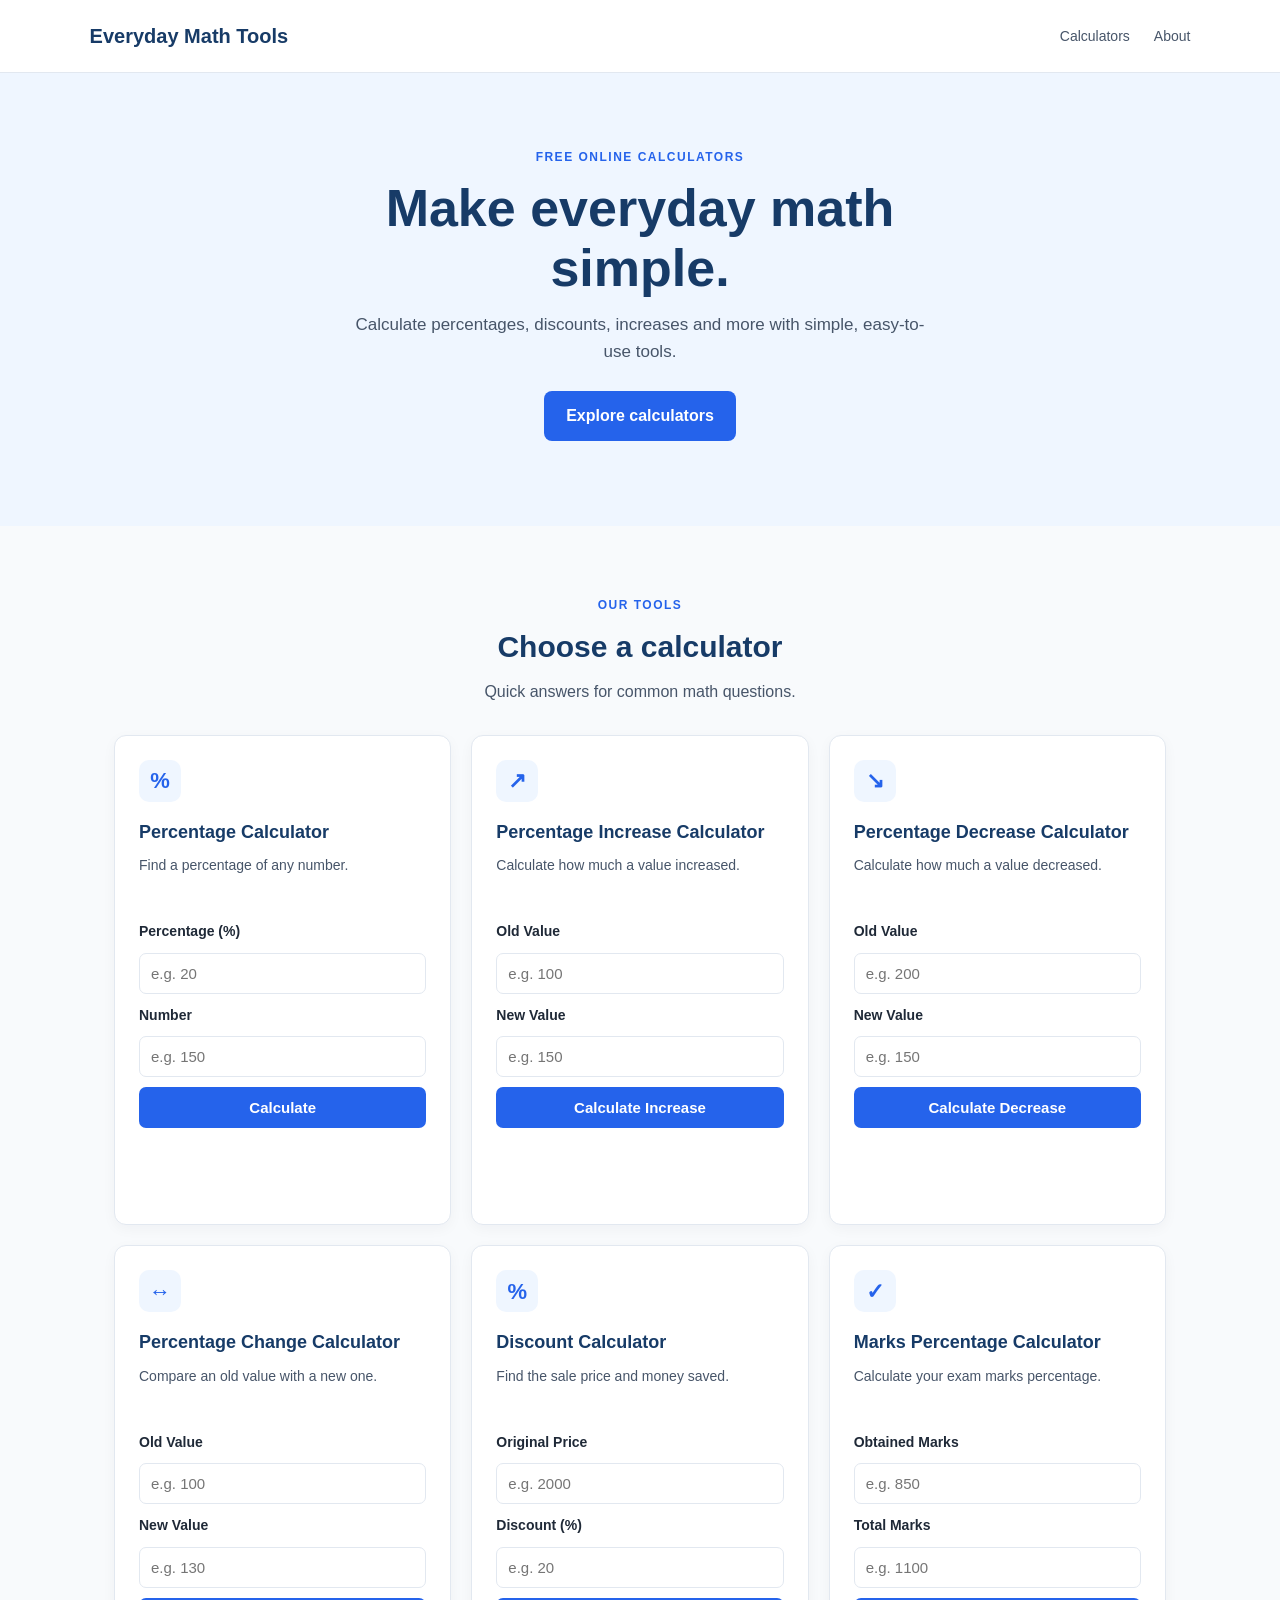
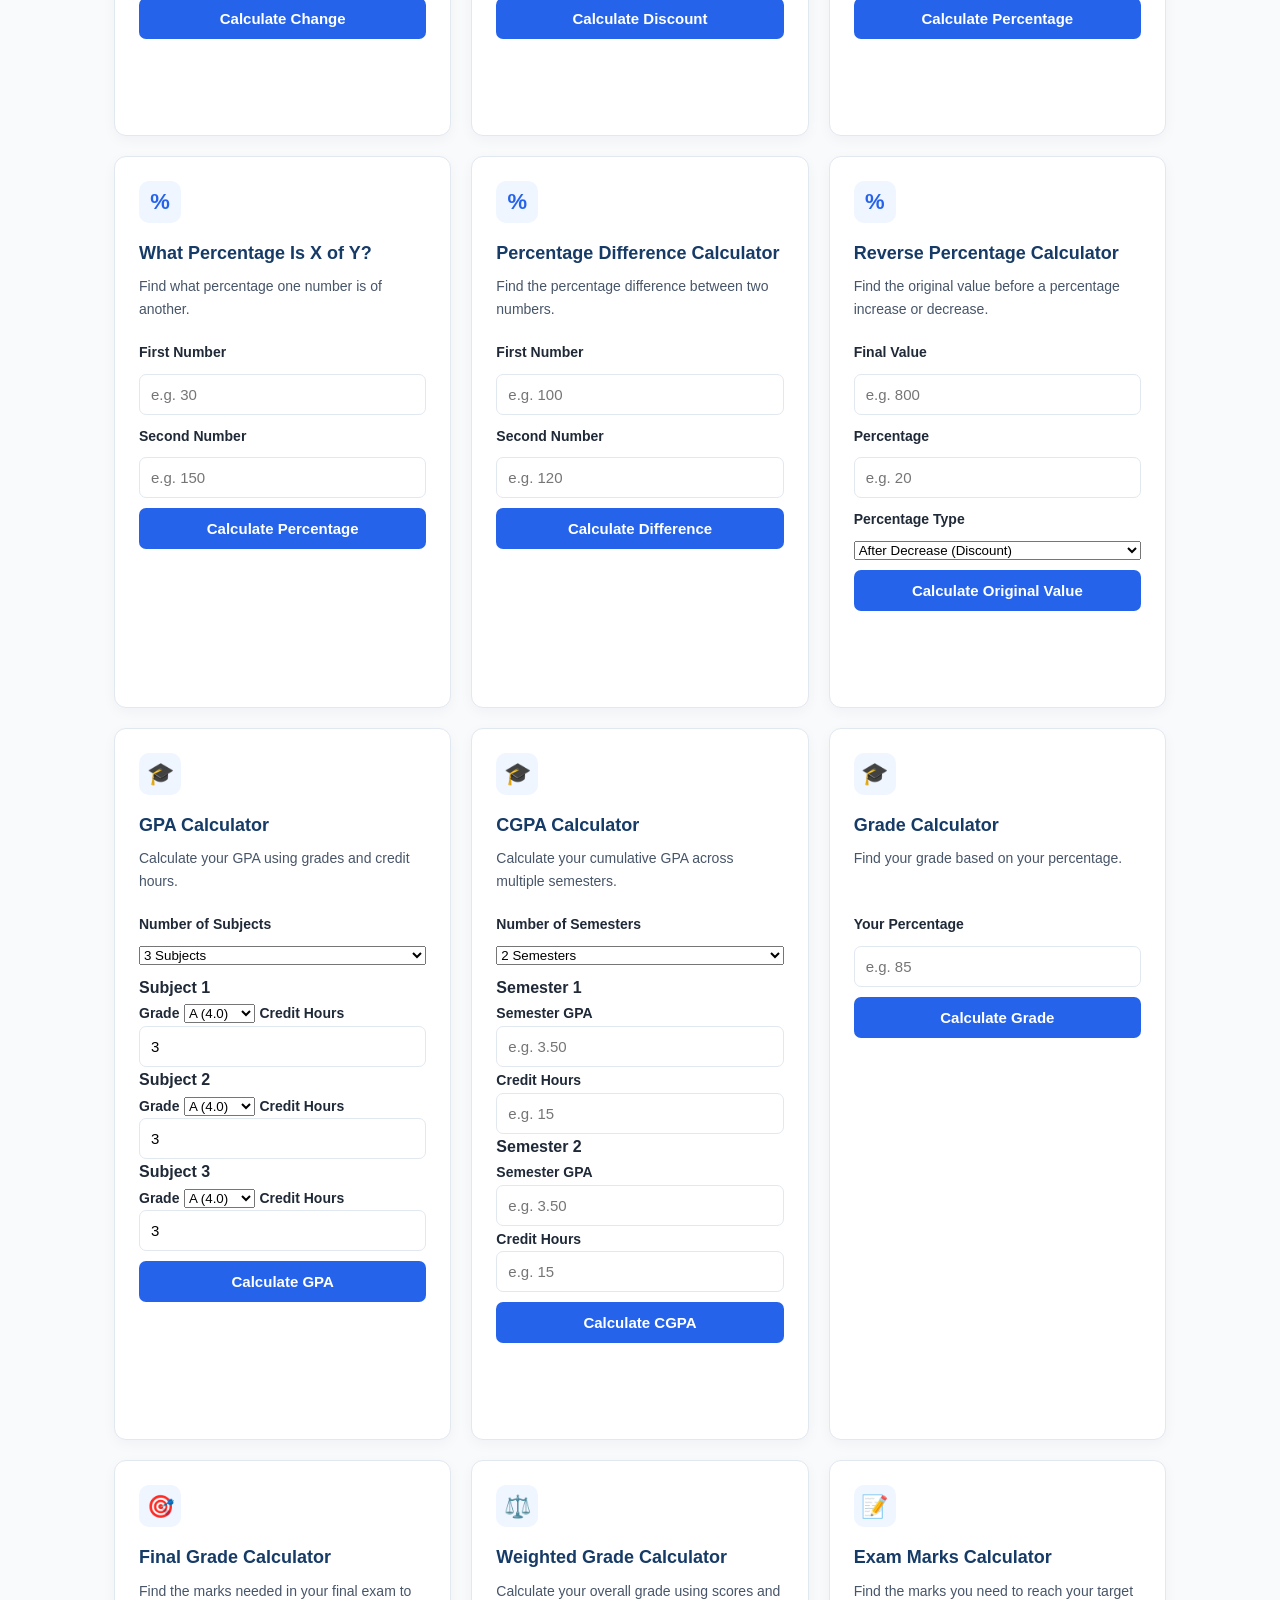
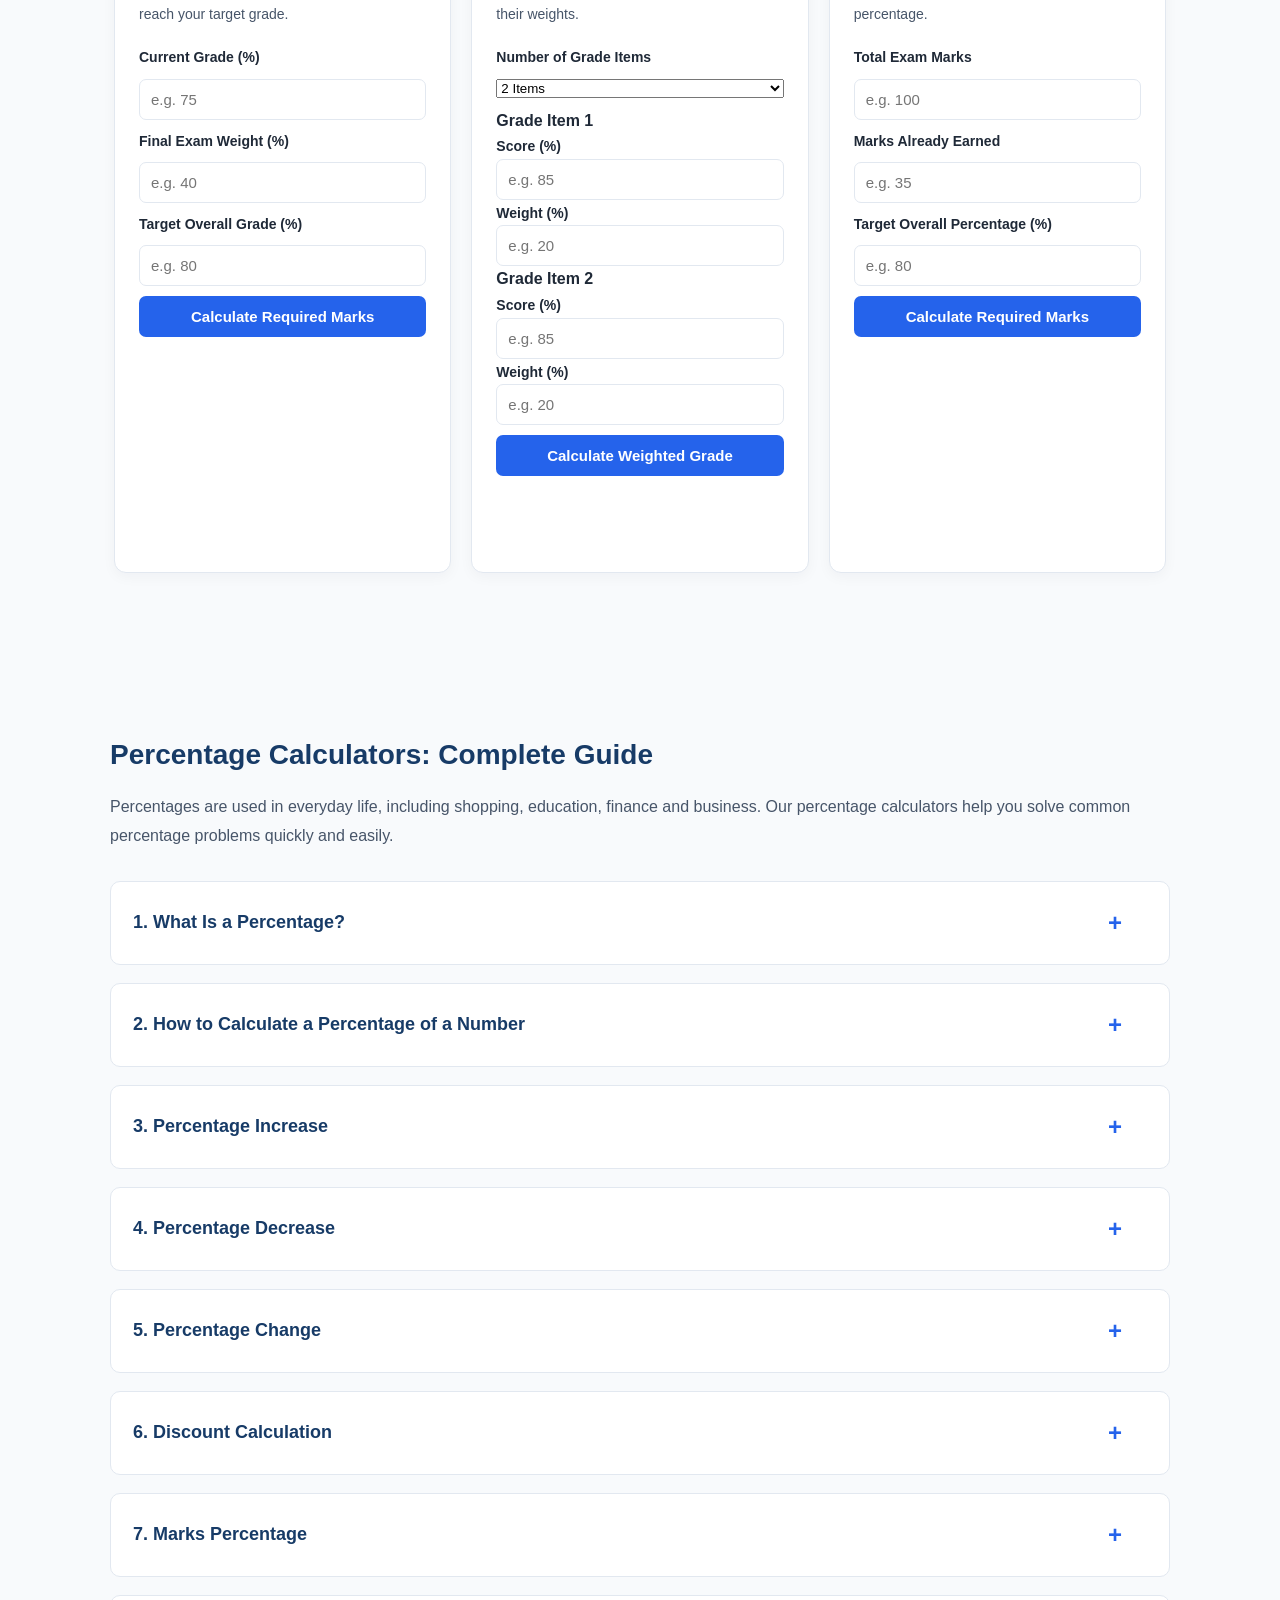
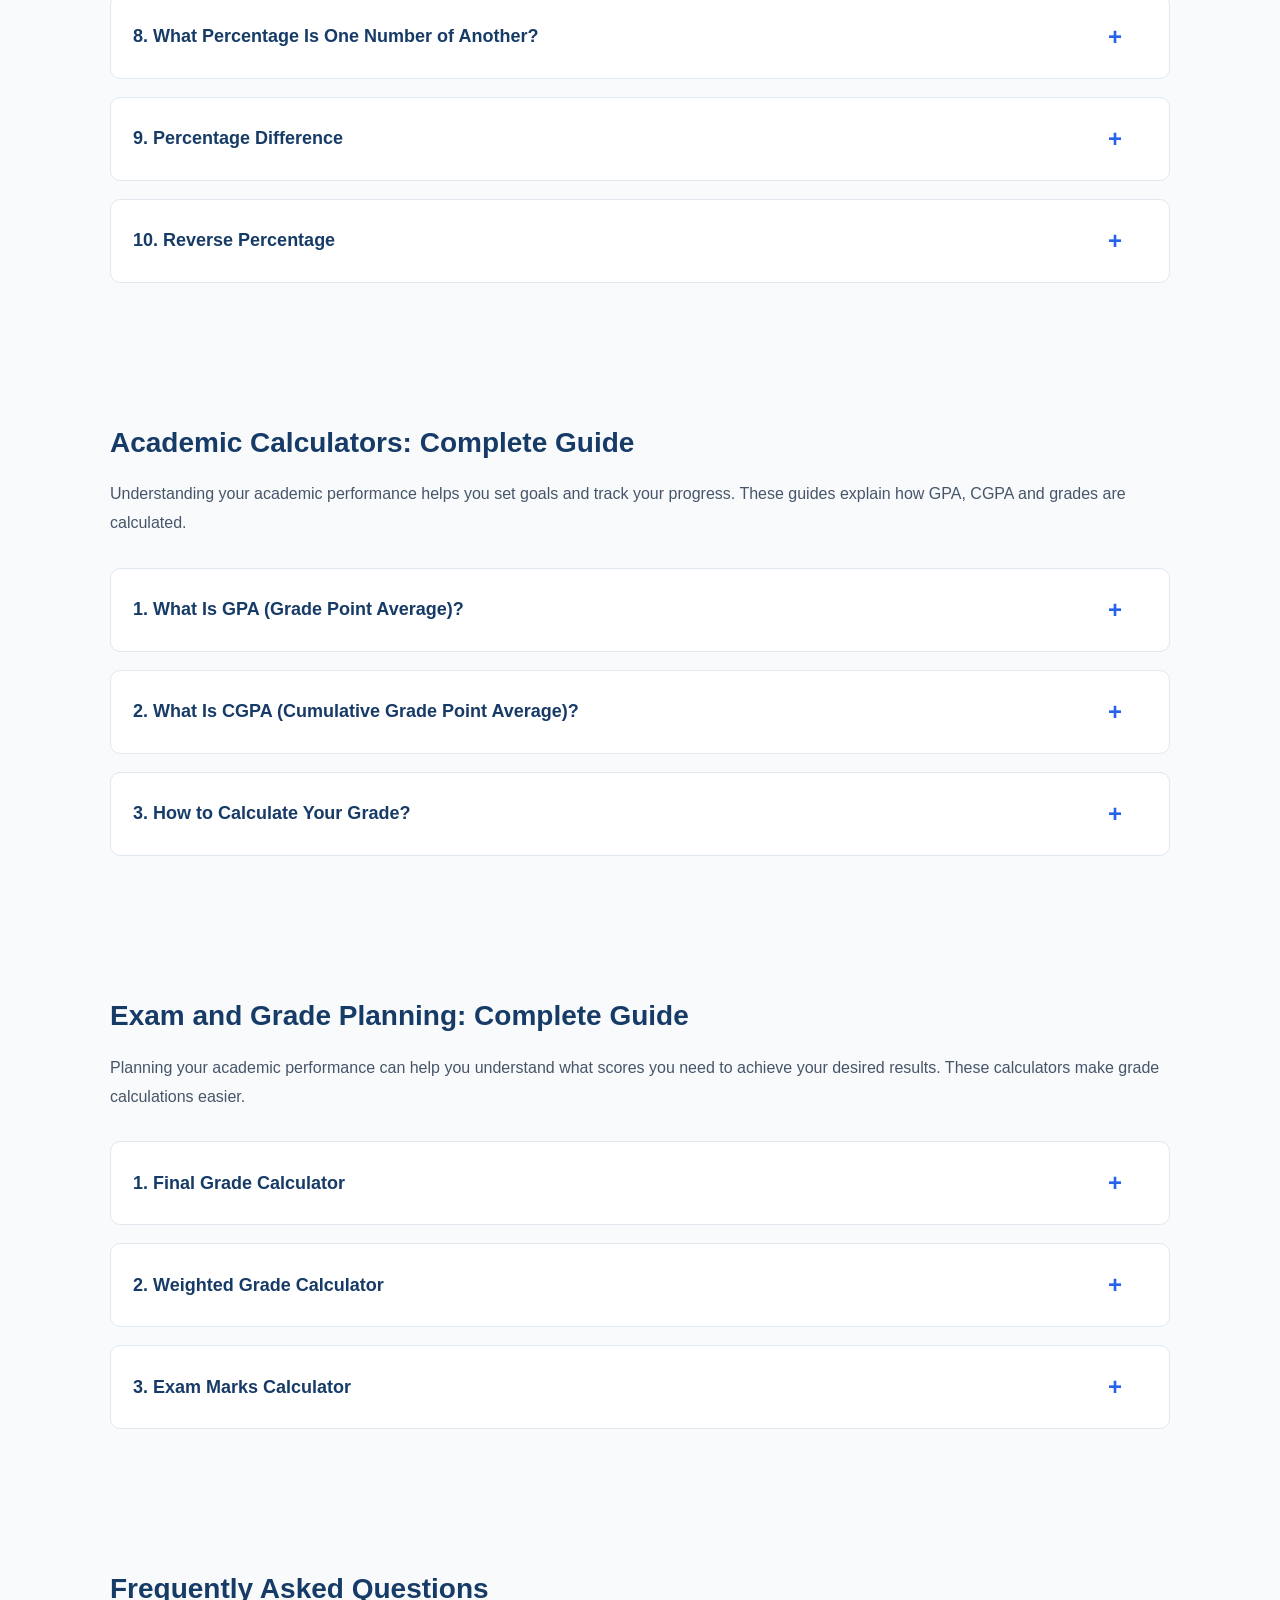
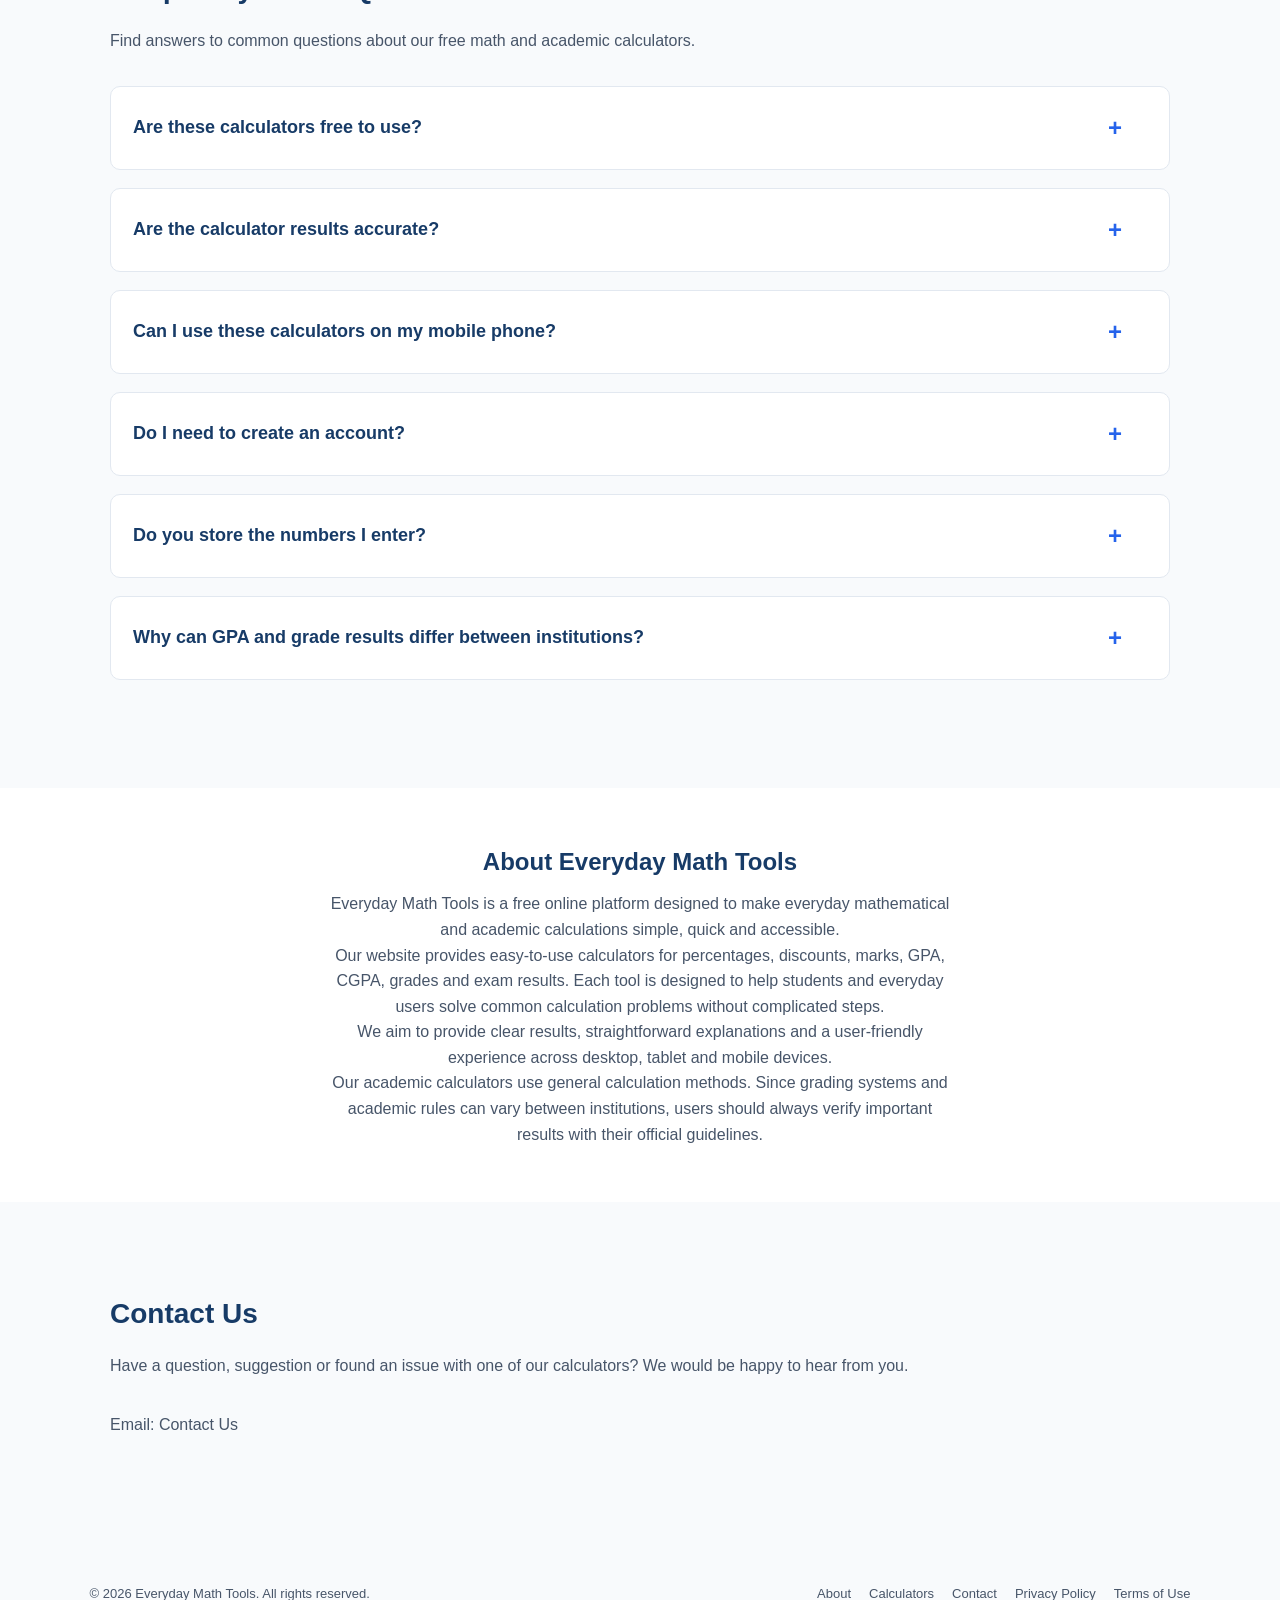
<file: index.html>
<!DOCTYPE html>
<html lang="en">

<head>
    <meta charset="UTF-8">
    <meta name="viewport" content="width=device-width, initial-scale=1.0">
    <meta name="google-site-verification" content="NKJLqQdNtbWG12nRwLsBjAbjgLzWIDma7fjIcbp84zc" />
    <title>Free Online Math Calculators | Everyday Math Tools</title>

    <meta name="description" content="Use free online percentage, GPA, CGPA, grade, discount and exam calculators. Get quick results with simple explanations.">

    <meta name="robots" content="index, follow">

    <meta name="author" content="Everyday Math Tools">

    <link rel="canonical" href="https://everydaymathtools.github.io/everyday-math-tools/">

    <link rel="stylesheet" href="style.css">
</head>

<body>
    <header class="site-header">
        <a class="logo" href="index.html">Everyday Math Tools</a>
        <nav aria-label="Main navigation">
            <a href="#calculators">Calculators</a>
            <a href="#about">About</a>
        </nav>
    </header>

    <main>
        <section class="hero">
            <p class="eyebrow">FREE ONLINE CALCULATORS</p>
            <h1>Make everyday math simple.</h1>
            <p class="hero-text">
                Calculate percentages, discounts, increases and more with
                simple, easy-to-use tools.
            </p>
            <a class="primary-button" href="#calculators">Explore calculators</a>
        </section>

        <section class="calculator-section" id="calculators">
            <div class="section-heading">
                <p class="eyebrow">OUR TOOLS</p>
                <h2>Choose a calculator</h2>
                <p>Quick answers for common math questions.</p>
            </div>

            <div class="calculator-grid">
                <article class="calculator-card">
                    <div class="card-icon">%</div>
                    <h3>Percentage Calculator</h3>
                    <p>Find a percentage of any number.</p>

                        <form id="percentage-form" class="calculator-form">
                                <label for="percent-input">Percentage (%)</label>
                                <input
                                    id="percent-input"
                                    type="number"
                                    step="any"
                                    placeholder="e.g. 20"
                                    required
                                >

                                <label for="number-input">Number</label>
                                <input
                                    id="number-input"
                                    type="number"
                                    step="any"
                                    placeholder="e.g. 150"
                                    required
                                >

                                <button type="submit">Calculate</button>
                                <p id="percentage-result" class="calculator-result" aria-live="polite"></p>
                        </form>
                </article>

                <article class="calculator-card">
                    <div class="card-icon">↗</div>
                    <h3>Percentage Increase Calculator</h3>
                    <p>Calculate how much a value increased.</p>

                    <form id="increase-form" class="calculator-form">
                        <label for="old-value">Old Value</label>
                            <input
                                id="old-value"
                                type="number"
                                step="any"
                                placeholder="e.g. 100"
                                required
                            >

                        <label for="new-value">New Value</label>
                            <input
                                id="new-value"
                                type="number"
                                step="any"
                                placeholder="e.g. 150"
                                required
                            >

                        <button type="submit">Calculate Increase</button>
                        <p id="increase-result" class="calculator-result" aria-live="polite"></p>
                    </form>
                </article>

                <article class="calculator-card">
                    <div class="card-icon">↘</div>
                    <h3>Percentage Decrease Calculator</h3>
                    <p>Calculate how much a value decreased.</p>

                    <form id="decrease-form" class="calculator-form">
                    <label for="decrease-old-value">Old Value</label>
                        <input
                            id="decrease-old-value"
                            type="number"
                            step="any"
                            placeholder="e.g. 200"
                            required
                        >

                    <label for="decrease-new-value">New Value</label>
                        <input
                            id="decrease-new-value"
                            type="number"
                            step="any"
                            placeholder="e.g. 150"
                            required
                        >

                        <button type="submit">Calculate Decrease</button>
                        <p id="decrease-result" class="calculator-result" aria-live="polite"></p>
                    </form>
                </article>

                <article class="calculator-card">
                    <div class="card-icon">↔</div>
                    <h3>Percentage Change Calculator</h3>
                    <p>Compare an old value with a new one.</p>

                    <form id="change-form" class="calculator-form">
                        <label for="change-old-value">Old Value</label>
                            <input
                                id="change-old-value"
                                type="number"
                                step="any"
                                placeholder="e.g. 100"
                                required
                            >

                        <label for="change-new-value">New Value</label>
                            <input
                                id="change-new-value"
                                type="number"
                                step="any"
                                placeholder="e.g. 130"
                                required
                            >

                    <button type="submit">Calculate Change</button>
                    <p id="change-result" class="calculator-result" aria-live="polite"></p>
                    </form>
                </article>

                <article class="calculator-card">
                    <div class="card-icon">%</div>
                    <h3>Discount Calculator</h3>
                    <p>Find the sale price and money saved.</p>

                    <form id="discount-form" class="calculator-form">
                        <label for="original-price">Original Price</label>
                            <input
                                id="original-price"
                                type="number"
                                min="0"
                                step="any"
                                placeholder="e.g. 2000"
                                required
                            >

                        <label for="discount-percent">Discount (%)</label>
                            <input
                                id="discount-percent"
                                type="number"
                                min="0"
                                max="100"
                                step="any"
                                placeholder="e.g. 20"
                                required
                                >

                    <button type="submit">Calculate Discount</button>
                    <p id="discount-result" class="calculator-result" aria-live="polite"></p>
                    </form>
                </article>

                <article class="calculator-card">
                    <div class="card-icon">✓</div>
                    <h3>Marks Percentage Calculator</h3>
                    <p>Calculate your exam marks percentage.</p>

                    <form id="marks-form" class="calculator-form">
                        <label for="obtained-marks">Obtained Marks</label>
                        <input
                            id="obtained-marks"
                            type="number"
                            min="0"
                            step="any"
                            placeholder="e.g. 850"
                            required
                        >

                        <label for="total-marks">Total Marks</label>
                        <input
                            id="total-marks"
                            type="number"
                            min="0"
                            step="any"
                            placeholder="e.g. 1100"
                            required
                        >

                    <button type="submit">Calculate Percentage</button>

                    <p id="marks-result" class="calculator-result" aria-live="polite"></p>
                    </form>
                </article>

                <article class="calculator-card">
    <div class="card-icon">%</div>
    <h3>What Percentage Is X of Y?</h3>
    <p>Find what percentage one number is of another.</p>

    <form id="what-percent-form" class="calculator-form">
        <label for="first-number">First Number</label>
        <input
            id="first-number"
            type="number"
            step="any"
            placeholder="e.g. 30"
            required
        >

        <label for="second-number">Second Number</label>
        <input
            id="second-number"
            type="number"
            step="any"
            placeholder="e.g. 150"
            required
        >

        <button type="submit">Calculate Percentage</button>

        <p id="what-percent-result" class="calculator-result" aria-live="polite"></p>
    </form>
</article>

<article class="calculator-card">
    <div class="card-icon">%</div>
    <h3>Percentage Difference Calculator</h3>
    <p>Find the percentage difference between two numbers.</p>

    <form id="difference-form" class="calculator-form">
        <label for="difference-first">First Number</label>
        <input
            id="difference-first"
            type="number"
            step="any"
            placeholder="e.g. 100"
            required
        >

        <label for="difference-second">Second Number</label>
        <input
            id="difference-second"
            type="number"
            step="any"
            placeholder="e.g. 120"
            required
        >

        <button type="submit">Calculate Difference</button>

        <p id="difference-result" class="calculator-result" aria-live="polite"></p>
    </form>
</article>

<article class="calculator-card">
    <div class="card-icon">%</div>
    <h3>Reverse Percentage Calculator</h3>
    <p>Find the original value before a percentage increase or decrease.</p>

    <form id="reverse-form" class="calculator-form">
        <label for="final-value">Final Value</label>
        <input
            id="final-value"
            type="number"
            min="0"
            step="any"
            placeholder="e.g. 800"
            required
        >

        <label for="reverse-percent">Percentage</label>
        <input
            id="reverse-percent"
            type="number"
            min="0"
            max="100"
            step="any"
            placeholder="e.g. 20"
            required
        >

        <label for="reverse-type">Percentage Type</label>
        <select id="reverse-type">
            <option value="decrease">After Decrease (Discount)</option>
            <option value="increase">After Increase</option>
        </select>

        <button type="submit">Calculate Original Value</button>

        <p id="reverse-result" class="calculator-result" aria-live="polite"></p>
    </form>
</article>

<article class="calculator-card">
    <div class="card-icon">🎓</div>
    <h3>GPA Calculator</h3>
    <p>Calculate your GPA using grades and credit hours.</p>

    <form id="gpa-form" class="calculator-form">

        <label for="subject-count">Number of Subjects</label>
        <select id="subject-count">
            <option value="3" selected>3 Subjects</option>
            <option value="4">4 Subjects</option>
            <option value="5">5 Subjects</option>
            <option value="6">6 Subjects</option>
        </select>

        <div id="gpa-subjects"></div>

        <button type="submit">Calculate GPA</button>

        <p id="gpa-result" class="calculator-result" aria-live="polite"></p>

    </form>
</article>

<article class="calculator-card">
    <div class="card-icon">🎓</div>
    <h3>CGPA Calculator</h3>
    <p>Calculate your cumulative GPA across multiple semesters.</p>

    <form id="cgpa-form" class="calculator-form">

        <label for="semester-count">Number of Semesters</label>
        <select id="semester-count">
            <option value="2" selected>2 Semesters</option>
            <option value="3">3 Semesters</option>
            <option value="4">4 Semesters</option>
            <option value="5">5 Semesters</option>
            <option value="6">6 Semesters</option>
            <option value="8">8 Semesters</option>
        </select>

        <div id="cgpa-semesters"></div>

        <button type="submit">Calculate CGPA</button>

        <p id="cgpa-result" class="calculator-result" aria-live="polite"></p>

    </form>
</article>

<article class="calculator-card">
    <div class="card-icon">🎓</div>
    <h3>Grade Calculator</h3>
    <p>Find your grade based on your percentage.</p>

    <form id="grade-form" class="calculator-form">

        <label for="grade-percentage">Your Percentage</label>

        <input
            id="grade-percentage"
            type="number"
            min="0"
            max="100"
            step="any"
            placeholder="e.g. 85"
            required
        >

        <button type="submit">Calculate Grade</button>

        <p id="grade-result" class="calculator-result" aria-live="polite"></p>

    </form>
</article>

<article class="calculator-card">
    <div class="card-icon">🎯</div>
    <h3>Final Grade Calculator</h3>
    <p>Find the marks needed in your final exam to reach your target grade.</p>

    <form id="final-grade-form" class="calculator-form">

        <label for="current-grade">Current Grade (%)</label>
        <input
            id="current-grade"
            type="number"
            min="0"
            max="100"
            step="any"
            placeholder="e.g. 75"
            required
        >

        <label for="final-weight">Final Exam Weight (%)</label>
        <input
            id="final-weight"
            type="number"
            min="0.01"
            max="100"
            step="any"
            placeholder="e.g. 40"
            required
        >

        <label for="target-grade">Target Overall Grade (%)</label>
        <input
            id="target-grade"
            type="number"
            min="0"
            max="100"
            step="any"
            placeholder="e.g. 80"
            required
        >

        <button type="submit">Calculate Required Marks</button>

        <p id="final-grade-result" class="calculator-result" aria-live="polite"></p>

    </form>
</article>

<article class="calculator-card">
    <div class="card-icon">⚖️</div>
    <h3>Weighted Grade Calculator</h3>
    <p>Calculate your overall grade using scores and their weights.</p>

    <form id="weighted-grade-form" class="calculator-form">
        <label for="weighted-item-count">Number of Grade Items</label>
        <select id="weighted-item-count" required>
            <option value="2" selected>2 Items</option>
            <option value="3">3 Items</option>
            <option value="4">4 Items</option>
            <option value="5">5 Items</option>
            <option value="6">6 Items</option>
        </select>

        <div id="weighted-grade-items"></div>

        <button type="submit">Calculate Weighted Grade</button>
        <p id="weighted-grade-result" class="calculator-result" aria-live="polite"></p>
    </form>
</article>

<article class="calculator-card">
    <div class="card-icon">📝</div>
    <h3>Exam Marks Calculator</h3>
    <p>Find the marks you need to reach your target percentage.</p>

    <form id="exam-marks-form" class="calculator-form">
        <label for="exam-total-marks">Total Exam Marks</label>
        <input
            id="exam-total-marks"
            type="number"
            min="1"
            step="any"
            placeholder="e.g. 100"
            required
        >

        <label for="exam-current-marks">Marks Already Earned</label>
        <input
            id="exam-current-marks"
            type="number"
            min="0"
            step="any"
            placeholder="e.g. 35"
            required
        >

        <label for="exam-target-percent">Target Overall Percentage (%)</label>
        <input
            id="exam-target-percent"
            type="number"
            min="0"
            max="100"
            step="any"
            placeholder="e.g. 80"
            required
        >

        <button type="submit">Calculate Required Marks</button>
        <p id="exam-marks-result" class="calculator-result" aria-live="polite"></p>
    </form>
</article>

            </div>
        </section>

<section class="content-section" id="percentage-guide">
    <h2>Percentage Calculators: Complete Guide</h2>

    <p>
        Percentages are used in everyday life, including shopping,
        education, finance and business. Our percentage calculators
        help you solve common percentage problems quickly and easily.
    </p>

    <article class="content-item">
        <h3>1. What Is a Percentage?</h3>
        <p>
            A percentage represents a number as a part of 100.
            It is commonly used to compare values, calculate marks,
            find discounts and understand changes in quantities.
        </p>
        <h4>Formula</h4>
        <p>Percentage = (Part / Total) × 100</p>
        <h4>Example</h4>
        <p>
            If you score 80 marks out of 100, your percentage is 80%.
        </p>
    </article>

    <article class="content-item">
        <h3>2. How to Calculate a Percentage of a Number</h3>
        <p>
            To find a percentage of a number, divide the percentage
            by 100 and multiply it by the given number.
        </p>
        <h4>Formula</h4>
        <p>Result = (Percentage / 100) × Number</p>
        <h4>Example</h4>
        <p>20% of 150 = 30.</p>
    </article>

    <article class="content-item">
        <h3>3. Percentage Increase</h3>
        <p>
            Percentage increase shows how much a value has grown
            compared with its original value.
        </p>
        <h4>Formula</h4>
        <p>
            Percentage Increase = ((New Value - Old Value) / Old Value) × 100
        </p>
        <h4>Example</h4>
        <p>
            If a price increases from 100 to 150, the increase is 50%.
        </p>
    </article>

    <article class="content-item">
        <h3>4. Percentage Decrease</h3>
        <p>
            Percentage decrease measures how much a value has fallen
            compared with its original value.
        </p>
        <h4>Formula</h4>
        <p>
            Percentage Decrease = ((Old Value - New Value) / Old Value) × 100
        </p>
        <h4>Example</h4>
        <p>
            If a price decreases from 200 to 150, the decrease is 25%.
        </p>
    </article>

    <article class="content-item">
        <h3>5. Percentage Change</h3>
        <p>
            Percentage change tells you whether a value has increased
            or decreased compared with its previous value.
        </p>
        <h4>Formula</h4>
        <p>
            Percentage Change = ((New Value - Old Value) / Absolute Old Value) × 100
        </p>
        <h4>Example</h4>
        <p>
            If a value changes from 100 to 130, it has increased by 30%.
        </p>
    </article>

    <article class="content-item">
        <h3>6. Discount Calculation</h3>
        <p>
            A discount is a reduction in the original price of a product.
            You can calculate how much money you save and the final price.
        </p>
        <h4>Formula</h4>
        <p>Discount = (Original Price × Discount Rate) / 100</p>
        <p>Final Price = Original Price - Discount</p>
        <h4>Example</h4>
        <p>
            A 20% discount on a price of 2,000 saves 400.
            The final price is 1,600.
        </p>
    </article>

    <article class="content-item">
        <h3>7. Marks Percentage</h3>
        <p>
            Students use marks percentage to find their academic
            performance based on obtained marks and total marks.
        </p>
        <h4>Formula</h4>
        <p>Marks Percentage = (Obtained Marks / Total Marks) × 100</p>
        <h4>Example</h4>
        <p>
            If you obtain 450 marks out of 500, your percentage is 90%.
        </p>
    </article>

    <article class="content-item">
        <h3>8. What Percentage Is One Number of Another?</h3>
        <p>
            This calculation helps you find what percentage one number
            represents of another number.
        </p>
        <h4>Formula</h4>
        <p>Percentage = (First Number / Second Number) × 100</p>
        <h4>Example</h4>
        <p>30 is 20% of 150.</p>
    </article>

    <article class="content-item">
        <h3>9. Percentage Difference</h3>
        <p>
            Percentage difference compares two values using their
            average, without treating either value as the original.
        </p>
        <h4>Formula</h4>
        <p>
            Percentage Difference =
            (Absolute Difference / Average of Absolute Values) × 100
        </p>
        <h4>Example</h4>
        <p>
            The percentage difference between 100 and 120 is 18.18%.
        </p>
    </article>

    <article class="content-item">
        <h3>10. Reverse Percentage</h3>
        <p>
            Reverse percentage helps you find an original value when
            you know the final value after a percentage increase or decrease.
        </p>
        <h4>Formula</h4>
        <p>
            After Increase: Original Value = Final Value / (1 + Rate / 100)
        </p>
        <p>
            After Decrease: Original Value = Final Value / (1 - Rate / 100)
        </p>
        <h4>Example</h4>
        <p>
            If a price after a 20% discount is 800, its original price was 1,000.
        </p>
    </article>
</section>

<section class="content-section" id="academic-guide">
    <h2>Academic Calculators: Complete Guide</h2>

    <p>
        Understanding your academic performance helps you set goals
        and track your progress. These guides explain how GPA, CGPA
        and grades are calculated.
    </p>

    <article class="content-item">
        <h3>1. What Is GPA (Grade Point Average)?</h3>

        <p>
            GPA is a numerical representation of a student's academic
            performance during a semester. It is calculated using
            grade points and the credit hours of each subject.
        </p>

        <h4>GPA Formula</h4>
        <p>
            GPA = Total (Grade Points × Credit Hours) / Total Credit Hours
        </p>

        <h4>Example</h4>
        <p>
            Suppose you study two subjects with equal credit hours.
            Your grade points are 4.0 and 3.0. Your GPA is 3.50.
        </p>

        <h4>Important Note</h4>
        <p>
            Grade point scales can vary between universities.
            Our calculator currently uses a general 4.0 grading scale.
        </p>
    </article>

    <article class="content-item">
        <h3>2. What Is CGPA (Cumulative Grade Point Average)?</h3>

        <p>
            CGPA represents your overall academic performance across
            multiple semesters. It considers the GPA and credit hours
            of each semester.
        </p>

        <h4>CGPA Formula</h4>
        <p>
            CGPA = Total (Semester GPA × Semester Credit Hours) /
            Total Credit Hours
        </p>

        <h4>Example</h4>
        <p>
            If your first semester GPA is 3.50 with 15 credit hours
            and your second semester GPA is 4.00 with 15 credit hours,
            your CGPA is 3.75.
        </p>

        <h4>Important Note</h4>
        <p>
            For an accurate CGPA, enter the credit hours completed
            in each semester. University grading policies may differ.
        </p>
    </article>

    <article class="content-item">
        <h3>3. How to Calculate Your Grade?</h3>

        <p>
            A grade represents your academic performance based on
            the percentage of marks you achieve. Grading systems
            differ between schools, colleges and universities.
        </p>

        <h4>Percentage Formula</h4>
        <p>
            Percentage = (Obtained Marks / Total Marks) × 100
        </p>

        <h4>Example</h4>
        <p>
            If you obtain 85 marks out of 100, your percentage is 85%.
        </p>

        <h4>Important Note</h4>
        <p>
            Our Grade Calculator currently uses a general grading scale.
            Actual grade boundaries may vary by institution.
        </p>
    </article>
</section>

<section class="content-section" id="exam-guide">
    <h2>Exam and Grade Planning: Complete Guide</h2>

    <p>
        Planning your academic performance can help you understand
        what scores you need to achieve your desired results.
        These calculators make grade calculations easier.
    </p>

    <article class="content-item">
        <h3>1. Final Grade Calculator</h3>

        <p>
            A Final Grade Calculator helps you find the score required
            in your final exam to achieve a target overall grade.
            It uses your current coursework grade and the final exam weight.
        </p>

        <h4>Formula</h4>
        <p>
            Required Final Exam Score =
            [Target Grade - (Current Grade × (1 - Final Exam Weight / 100))]
            / (Final Exam Weight / 100)
        </p>

        <h4>Example</h4>
        <p>
            If your current grade is 75%, the final exam is worth 40%,
            and your target overall grade is 80%, you need 87.50%
            in the final exam.
        </p>

        <h4>Important Note</h4>
        <p>
            Enter your average percentage for completed coursework
            as your current grade. The final exam weight should represent
            its share of the total course grade.
        </p>
    </article>

    <article class="content-item">
        <h3>2. Weighted Grade Calculator</h3>

        <p>
            A Weighted Grade Calculator calculates your overall grade
            when assignments, quizzes, projects and exams have different
            percentage weights.
        </p>

        <h4>Formula</h4>
        <p>
            Weighted Grade =
            Sum of (Score × Weight) / Total Weight
        </p>

        <h4>Example</h4>
        <p>
            If your assignment score is 80% with a 20% weight,
            your quiz score is 90% with a 30% weight,
            and your exam score is 70% with a 50% weight,
            your weighted grade is 78%.
        </p>

        <h4>Important Note</h4>
        <p>
            For a complete course grade, the weights should add up to 100%.
            Make sure you enter each score and its corresponding weight correctly.
        </p>
    </article>

    <article class="content-item">
        <h3>3. Exam Marks Calculator</h3>

        <p>
            An Exam Marks Calculator helps you find how many additional
            marks you need to reach a target percentage based on your
            total marks and marks already earned.
        </p>

        <h4>Formula</h4>
        <p>
            Required Marks = (Target Percentage / 100 × Total Marks)
            - Marks Already Earned
        </p>

        <h4>Example</h4>
        <p>
            If the total marks are 100, you have already earned 35 marks,
            and your target is 80%, you need 45 more marks.
        </p>

        <h4>Important Note</h4>
        <p>
            Enter the total marks for the complete assessment and the
            marks you have already earned toward that total. Your target
            must be achievable with the remaining marks.
        </p>
    </article>
</section>


<section class="content-section" id="faqs">
    <h2>Frequently Asked Questions</h2>
    <p>Find answers to common questions about our free math and academic calculators.</p>

    <div class="content-item">
        <h3>Are these calculators free to use?</h3>
        <p>Yes. All calculators on Everyday Math Tools are free to use. No registration is required.</p>
    </div>

    <div class="content-item">
        <h3>Are the calculator results accurate?</h3>
        <p>Our calculators use standard mathematical formulas. However, always check your institution's rules for GPA, grades, and academic calculations.</p>
    </div>

    <div class="content-item">
        <h3>Can I use these calculators on my mobile phone?</h3>
        <p>Yes. The website is designed to work on computers, tablets, and mobile phones.</p>
    </div>

    <div class="content-item">
        <h3>Do I need to create an account?</h3>
        <p>No. You can use the calculators directly without creating an account.</p>
    </div>

    <div class="content-item">
        <h3>Do you store the numbers I enter?</h3>
        <p>The calculators process your inputs in your browser. Please read our Privacy Policy for details about website data and third-party services.</p>
    </div>

    <div class="content-item">
        <h3>Why can GPA and grade results differ between institutions?</h3>
        <p>Different schools and universities may use different grading scales, credit-hour rules, and grade boundaries. Our academic calculators use general assumptions, so check your institution's official criteria.</p>
    </div>
</section>


<section class="about-section" id="about">
    <h2>About Everyday Math Tools</h2>

    <p>
        Everyday Math Tools is a free online platform designed
        to make everyday mathematical and academic calculations
        simple, quick and accessible.
    </p>

    <p>
        Our website provides easy-to-use calculators for
        percentages, discounts, marks, GPA, CGPA, grades and
        exam results. Each tool is designed to help students
        and everyday users solve common calculation problems
        without complicated steps.
    </p>

    <p>
        We aim to provide clear results, straightforward
        explanations and a user-friendly experience across
        desktop, tablet and mobile devices.
    </p>

    <p>
        Our academic calculators use general calculation
        methods. Since grading systems and academic rules
        can vary between institutions, users should always
        verify important results with their official guidelines.
    </p>
</section>


<section class="content-section" id="contact">
    <h2>Contact Us</h2>
    <p>
        Have a question, suggestion or found an issue with one
        of our calculators? We would be happy to hear from you.
    </p>
    <p>
        Email: <a href="mailto:faiqalikhan87@gmail.com">Contact Us</a>
    </p>
</section>


    </main>

    
<footer class="site-footer">
    <p>&copy; 2026 Everyday Math Tools. All rights reserved.</p>
    <div class="footer-links">
        <a href="#about">About</a>
        <a href="#calculators">Calculators</a>
        <a href="#contact">Contact</a>
        <a href="privacy.html">Privacy Policy</a>
        <a href="terms.html">Terms of Use</a>
    </div>
</footer>


    <script src="script.js"></script>
</body>
</html>
</file>
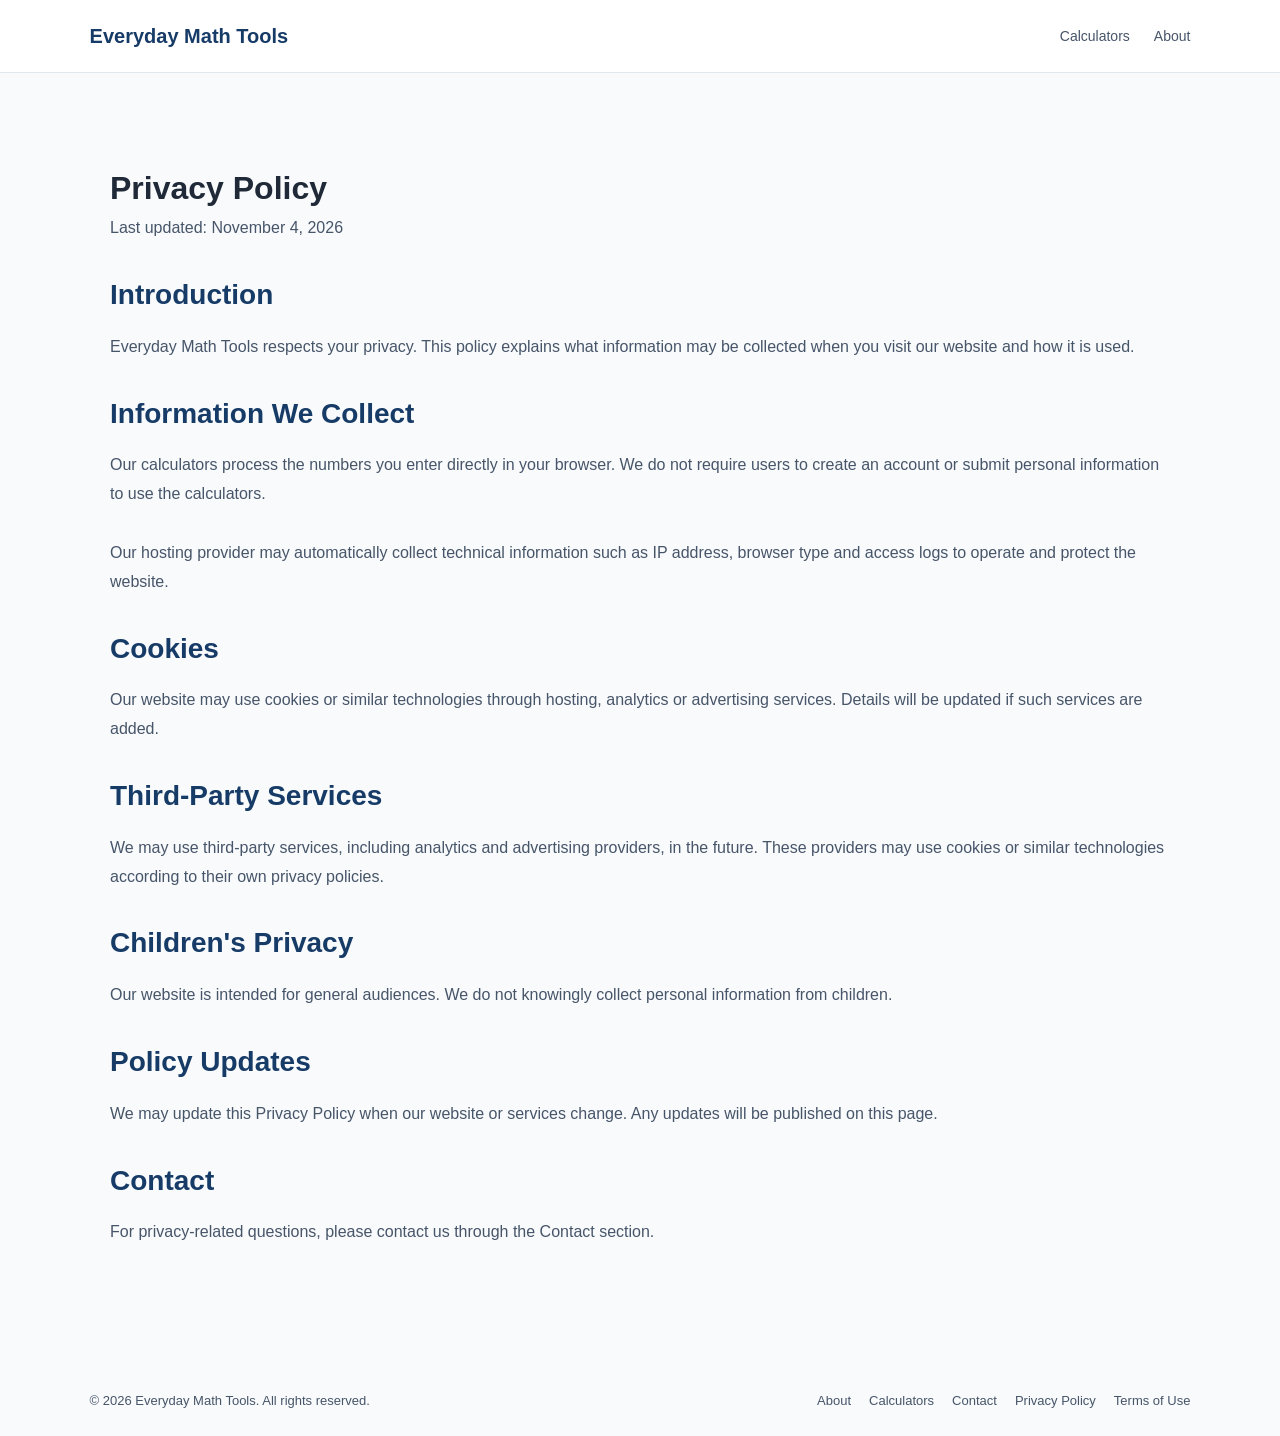
<file: privacy.html>
<!DOCTYPE html>
<html lang="en">
<head>
    <meta charset="UTF-8">
    <meta name="viewport" content="width=device-width, initial-scale=1.0">
    <title>Privacy Policy | Everyday Math Tools</title>
    <meta name="description" content="Read the Privacy Policy of Everyday Math Tools.">
    <link rel="stylesheet" href="style.css">
</head>
<body>

<header class="site-header">
    <a class="logo" href="index.html">Everyday Math Tools</a>
    <nav aria-label="Main navigation">
        <a href="index.html#calculators">Calculators</a>
        <a href="index.html#about">About</a>
    </nav>
</header>

    <main class="content-section">
        <h1>Privacy Policy</h1>
        <p>Last updated: November 4, 2026</p>

        <h2>Introduction</h2>
        <p>Everyday Math Tools respects your privacy. This policy explains what information may be collected when you visit our website and how it is used.</p>

        <h2>Information We Collect</h2>
        <p>Our calculators process the numbers you enter directly in your browser. We do not require users to create an account or submit personal information to use the calculators.</p>
        <p>Our hosting provider may automatically collect technical information such as IP address, browser type and access logs to operate and protect the website.</p>

        <h2>Cookies</h2>
        <p>Our website may use cookies or similar technologies through hosting, analytics or advertising services. Details will be updated if such services are added.</p>

        <h2>Third-Party Services</h2>
        <p>We may use third-party services, including analytics and advertising providers, in the future. These providers may use cookies or similar technologies according to their own privacy policies.</p>

        <h2>Children's Privacy</h2>
        <p>Our website is intended for general audiences. We do not knowingly collect personal information from children.</p>

        <h2>Policy Updates</h2>
        <p>We may update this Privacy Policy when our website or services change. Any updates will be published on this page.</p>

        <h2>Contact</h2>
        <p>For privacy-related questions, please contact us through the <a href="index.html#contact">Contact section</a>.</p>
    </main>

<footer class="site-footer">
    <p>&copy; 2026 Everyday Math Tools. All rights reserved.</p>
    <div class="footer-links">
        <a href="index.html#about">About</a>
        <a href="index.html#calculators">Calculators</a>
        <a href="index.html#contact">Contact</a>
        <a href="privacy.html">Privacy Policy</a>
        <a href="terms.html">Terms of Use</a>
    </div>
</footer>
</body>
</html>
</file>
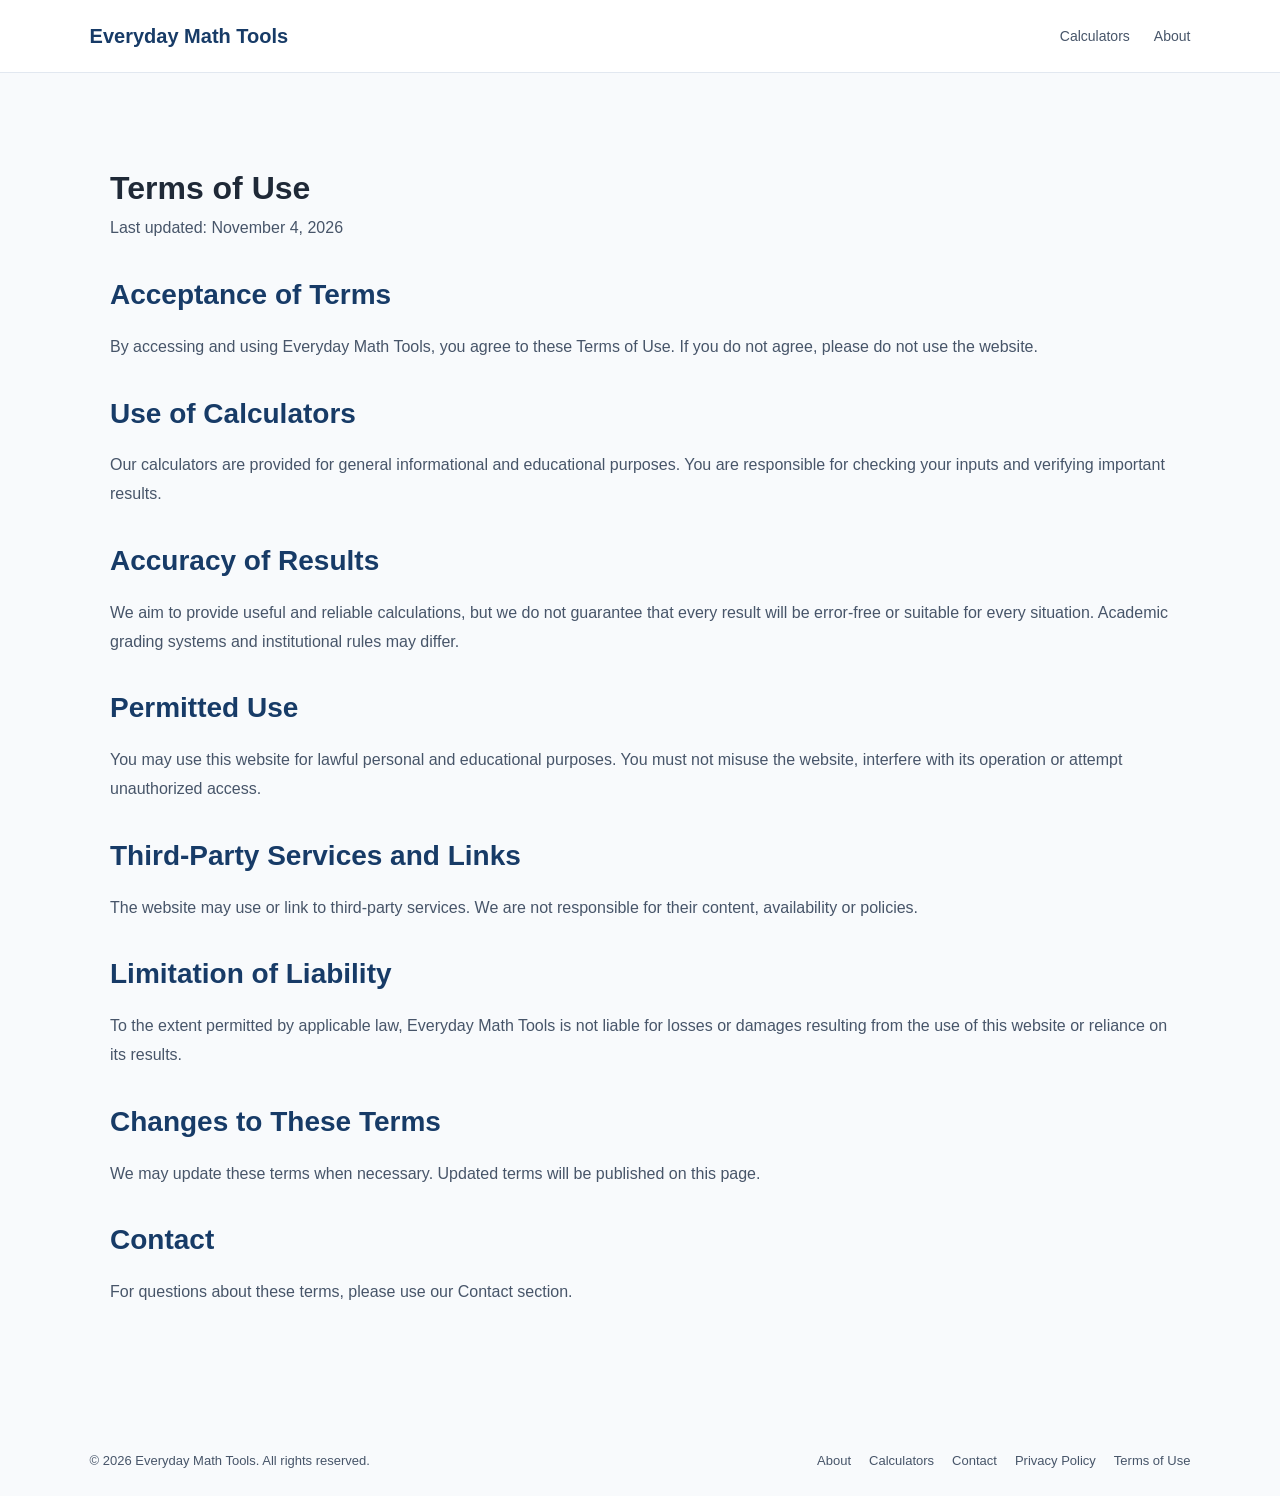
<file: terms.html>
<!DOCTYPE html>
<html lang="en">
<head>
    <meta charset="UTF-8">
    <meta name="viewport" content="width=device-width, initial-scale=1.0">
    <title>Terms of Use | Everyday Math Tools</title>
    <meta name="description" content="Read the Terms of Use for Everyday Math Tools.">
    <link rel="stylesheet" href="style.css">
</head>
<body>

<header class="site-header">
    <a class="logo" href="index.html">Everyday Math Tools</a>
    <nav aria-label="Main navigation">
        <a href="index.html#calculators">Calculators</a>
        <a href="index.html#about">About</a>
    </nav>
</header>

    <main class="content-section">
        <h1>Terms of Use</h1>
        <p>Last updated: November 4, 2026</p>

        <h2>Acceptance of Terms</h2>
        <p>By accessing and using Everyday Math Tools, you agree to these Terms of Use. If you do not agree, please do not use the website.</p>

        <h2>Use of Calculators</h2>
        <p>Our calculators are provided for general informational and educational purposes. You are responsible for checking your inputs and verifying important results.</p>

        <h2>Accuracy of Results</h2>
        <p>We aim to provide useful and reliable calculations, but we do not guarantee that every result will be error-free or suitable for every situation. Academic grading systems and institutional rules may differ.</p>

        <h2>Permitted Use</h2>
        <p>You may use this website for lawful personal and educational purposes. You must not misuse the website, interfere with its operation or attempt unauthorized access.</p>

        <h2>Third-Party Services and Links</h2>
        <p>The website may use or link to third-party services. We are not responsible for their content, availability or policies.</p>

        <h2>Limitation of Liability</h2>
        <p>To the extent permitted by applicable law, Everyday Math Tools is not liable for losses or damages resulting from the use of this website or reliance on its results.</p>

        <h2>Changes to These Terms</h2>
        <p>We may update these terms when necessary. Updated terms will be published on this page.</p>

        <h2>Contact</h2>
        <p>For questions about these terms, please use our <a href="index.html#contact">Contact section</a>.</p>
    </main>

<footer class="site-footer">
    <p>&copy; 2026 Everyday Math Tools. All rights reserved.</p>
    <div class="footer-links">
        <a href="index.html#about">About</a>
        <a href="index.html#calculators">Calculators</a>
        <a href="index.html#contact">Contact</a>
        <a href="privacy.html">Privacy Policy</a>
        <a href="terms.html">Terms of Use</a>
    </div>
</footer>

</body>
</html>
</file>
<file: style.css>
* {
    margin: 0;
    padding: 0;
    box-sizing: border-box;
}

:root {
    --navy: #173b67;
    --blue: #2563eb;
    --light-blue: #eff6ff;
    --text: #1f2937;
    --muted: #475569;
    --border: #e2e8f0;
    --white: #ffffff;
}

body {
    font-family: Arial, sans-serif;
    background: #f8fafc;
    color: var(--text);
    line-height: 1.6;
}

a {
    color: inherit;
    text-decoration: none;
}

.site-header {
    display: flex;
    justify-content: space-between;
    align-items: center;
    gap: 20px;
    padding: 20px 7%;
    background: var(--white);
    border-bottom: 1px solid var(--border);
}

.logo {
    color: var(--navy);
    font-size: 20px;
    font-weight: 700;
}

.site-header nav {
    display: flex;
    gap: 24px;
    color: var(--muted);
    font-size: 14px;
}

.site-header nav a:hover,
.footer-links a:hover {
    color: var(--blue);
}

.hero {
    padding: 75px 20px 85px;
    text-align: center;
    background: var(--light-blue);
}

.eyebrow {
    color: var(--blue);
    font-size: 12px;
    font-weight: 700;
    letter-spacing: 1.5px;
}

.hero h1 {
    max-width: 700px;
    margin: 12px auto;
    color: var(--navy);
    font-size: clamp(32px, 5vw, 52px);
    line-height: 1.15;
}

.hero-text {
    max-width: 580px;
    margin: 0 auto 26px;
    color: var(--muted);
    font-size: 17px;
}

.primary-button {
    display: inline-block;
    padding: 12px 22px;
    border-radius: 8px;
    background: var(--blue);
    color: var(--white);
    font-weight: 700;
}

.primary-button:hover {
    background: #1d4ed8;
}

.calculator-section {
    max-width: 1100px;
    margin: 0 auto;
    padding: 70px 24px;
}

.section-heading {
    margin-bottom: 30px;
    text-align: center;
}

.section-heading h2 {
    margin: 8px 0;
    color: var(--navy);
    font-size: 30px;
}

.section-heading > p:last-child {
    color: var(--muted);
}

.calculator-grid {
    display: grid;
    grid-template-columns: repeat(3, minmax(0, 1fr));
    gap: 20px;
}

.calculator-card {
    padding: 24px;
    border: 1px solid var(--border);
    border-radius: 12px;
    background: var(--white);
    box-shadow: 0 4px 14px rgba(15, 23, 42, 0.04);
}

.card-icon {
    display: grid;
    width: 42px;
    height: 42px;
    margin-bottom: 16px;
    place-items: center;
    border-radius: 10px;
    background: var(--light-blue);
    color: var(--blue);
    font-size: 22px;
    font-weight: 700;
}

.calculator-card h3 {
    margin-bottom: 8px;
    color: var(--navy);
    font-size: 18px;
}

.calculator-card p {
    min-height: 48px;
    margin-bottom: 14px;
    color: var(--muted);
    font-size: 14px;
}

.coming-soon {
    color: var(--blue);
    font-size: 13px;
    font-weight: 700;
}

.about-section {
    padding: 55px 20px;
    background: var(--white);
    text-align: center;
}

.about-section h2 {
    margin-bottom: 10px;
    color: var(--navy);
}

.about-section p {
    max-width: 620px;
    margin: 0 auto;
    color: var(--muted);
}

.site-footer {
    display: flex;
    justify-content: space-between;
    gap: 20px;
    padding: 24px 7%;
    color: var(--muted);
    font-size: 13px;
}

.footer-links {
    display: flex;
    gap: 18px;
}

@media (max-width: 800px) {
    .calculator-grid {
        grid-template-columns: repeat(2, minmax(0, 1fr));
    }

    .hero {
        padding: 60px 20px;
    }
}

@media (max-width: 520px) {
    .site-header {
        align-items: flex-start;
        flex-direction: column;
    }

    .calculator-grid {
        grid-template-columns: 1fr;
    }

    .calculator-section {
        padding: 50px 18px;
    }

    .site-footer {
        align-items: center;
        flex-direction: column;
        text-align: center;
    }
}

.calculator-form {
    display: flex;
    flex-direction: column;
    gap: 10px;
    margin-top: 18px;
}

.calculator-form label {
    color: var(--text);
    font-size: 14px;
    font-weight: 600;
}

.calculator-form input {
    width: 100%;
    padding: 11px;
    border: 1px solid var(--border);
    border-radius: 7px;
    font-size: 15px;
    outline: none;
}

.calculator-form input:focus {
    border-color: var(--blue);
}

.calculator-form button {
    padding: 12px;
    border: none;
    border-radius: 7px;
    background: var(--blue);
    color: white;
    font-size: 15px;
    font-weight: 700;
    cursor: pointer;
}

.calculator-form button:hover {
    background: #1d4ed8;
}

.calculator-result {
    color: var(--navy);
    font-size: 16px;
    font-weight: 700;
}

/* Content Guide Section */

.content-section {
    max-width: 1100px;
    margin: 60px auto;
    padding: 30px 20px;
}

.content-section h2 {
    color: var(--navy);
    font-size: 28px;
    margin-bottom: 15px;
}

.content-section > p {
    color: var(--muted);
    line-height: 1.8;
    margin-bottom: 30px;
}

.content-item {
    background: var(--white);
    border: 1px solid var(--border);
    border-radius: 10px;
    padding: 22px;
    margin-bottom: 18px;
}

.content-item h3 {
    color: var(--navy);
    font-size: 20px;
    margin-bottom: 12px;
}

.content-item h4 {
    color: var(--blue);
    font-size: 15px;
    margin-top: 18px;
    margin-bottom: 7px;
}

.content-item p {
    color: var(--text);
    line-height: 1.8;
    margin-bottom: 8px;
}

/* Accordion Design */

.content-toggle {
    width: 100%;
    display: flex;
    justify-content: space-between;
    align-items: center;
    text-align: left;
    background: var(--white);
    border: none;
    color: var(--navy);
    font-size: 18px;
    font-weight: 700;
    padding: 5px 25px 5px 0;
    cursor: pointer;
}

.content-toggle::after {
    content: "+";
    color: var(--blue);
    font-size: 24px;
}

.content-toggle.active::after {
    content: "−";
}

.content-item-body {
    padding-top: 15px;
    border-top: 1px solid var(--border);
    margin-top: 15px;
}

.content-toggle:focus-visible {
    outline: 2px solid var(--blue);
    outline-offset: 4px;
}

.content-item-body[hidden] {
    display: none;
}
</file>
